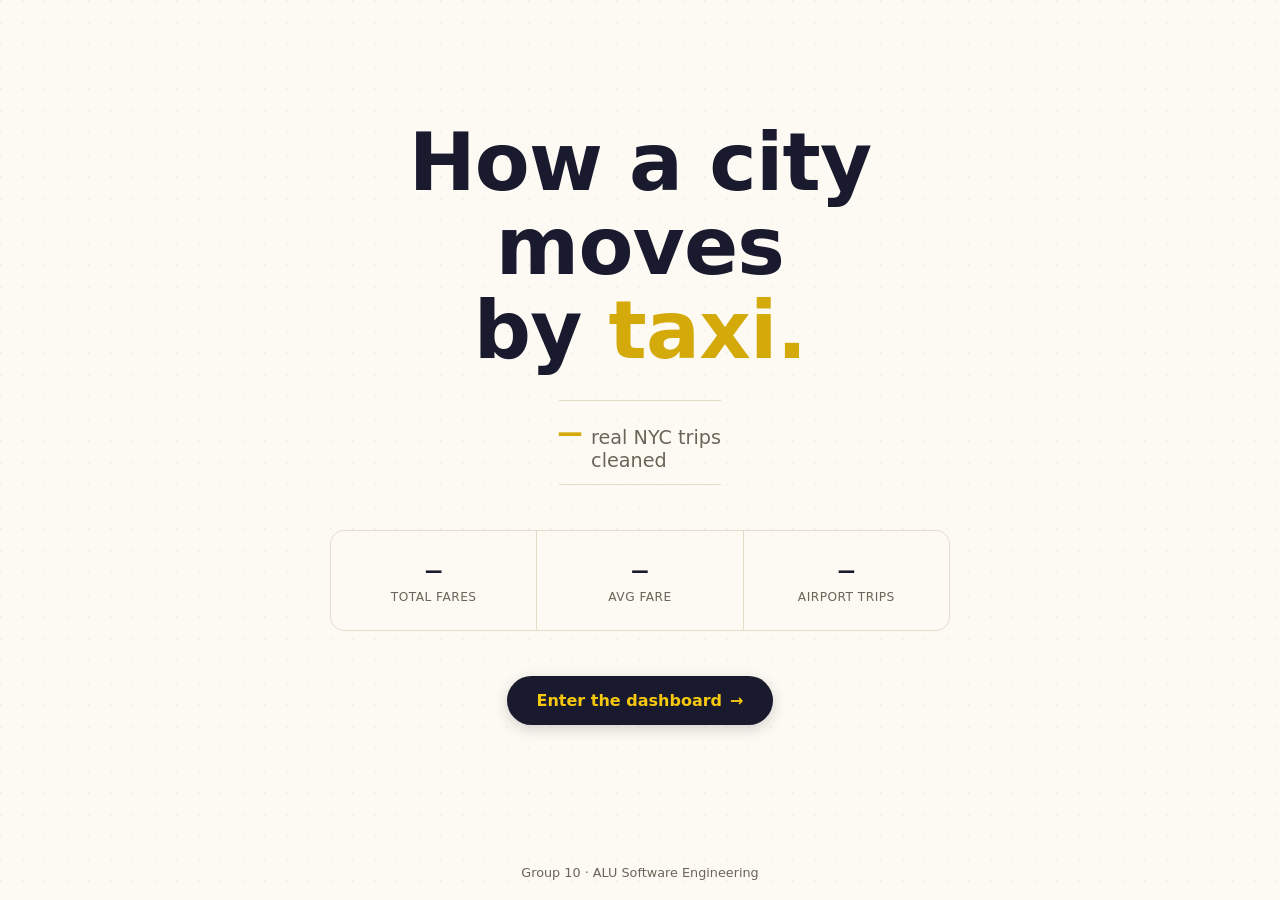
<file: frontend/index.html>
<!doctype html>
<html lang="en">
  <head>
    <meta charset="UTF-8" />
    <meta name="viewport" content="width=device-width, initial-scale=1.0" />
    <title>NYC Taxi Urban Mobility Explorer — Group 10</title>
    <style>
      :root {
        --yellow: #f6c90e;
        --yellow-d: #d4a90a;
        --dark: #1a1a2e;
        --dark2: #16213e;
        --cream: #fdfaf3;
        --text: #2d3748;
        --text2: #6b6558;
        --line: #e3dcc8;
      }

      *,
      *::before,
      *::after {
        box-sizing: border-box;
        margin: 0;
        padding: 0;
      }

      html,
      body {
        background: var(--cream);
        color: var(--text);
        font-family: "Segoe UI", system-ui, sans-serif;
        height: 100%;
      }

      body {
        background-image: radial-gradient(
          circle at 1px 1px,
          rgba(26, 26, 46, 0.035) 1px,
          transparent 0
        );
        background-size: 22px 22px;
        min-height: 100vh;
        display: flex;
        flex-direction: column;
      }

      /* ── Center stage ─────────────────────────────────────────────────────── */
      .stage {
        flex: 1;
        display: flex;
        flex-direction: column;
        align-items: center;
        justify-content: center;
        text-align: center;
        padding: 24px clamp(20px, 6vw, 48px);
        gap: clamp(28px, 5vh, 48px);
      }

      .hero h1 {
        font-size: clamp(1.9rem, 7vw, 5rem);
        font-weight: 800;
        line-height: 1.05;
        letter-spacing: -0.01em;
        color: var(--dark);
      }
      .hero h1 .accent {
        color: var(--yellow-d);
      }
      .hero h1 .break-mobile {
        display: none;
      }

      @media (max-width: 380px) {
        .hero h1 {
          line-height: 1.1;
        }
        .hero h1 .break-mobile {
          display: block;
        }
        .hero h1 .break-desktop {
          display: none;
        }
      }

      .hero-trip-count {
        margin-top: clamp(18px, 3vh, 28px);
        font-family: "Courier New", monospace;
        font-weight: 700;
        font-size: clamp(1.3rem, 4vw, 2rem);
        color: var(--dark2);
        border-top: 1px solid var(--line);
        border-bottom: 1px solid var(--line);
        padding: 12px 0;
        display: inline-flex;
        align-items: baseline;
        gap: 10px;
      }
      .hero-trip-count .num {
        color: var(--yellow-d);
        font-size: 1.15em;
      }
      .hero-trip-count .label {
        font-family: "Segoe UI", system-ui, sans-serif;
        font-weight: 500;
        font-size: 0.6em;
        color: var(--text2);
        text-align: left;
      }

      .stats {
        display: grid;
        grid-template-columns: repeat(3, 1fr);
        gap: 1px;
        background: var(--line);
        border: 1px solid var(--line);
        border-radius: 14px;
        overflow: hidden;
        width: 100%;
        max-width: 620px;
      }
      .stat {
        background: var(--cream);
        padding: clamp(16px, 3vw, 26px) clamp(10px, 3vw, 24px);
      }
      .stat .stat-val {
        font-family: "Courier New", monospace;
        font-weight: 700;
        font-size: clamp(1.2rem, 3vw, 1.6rem);
        color: var(--dark);
        margin-bottom: 4px;
      }
      .stat .stat-lbl {
        font-size: clamp(0.66rem, 1.6vw, 0.76rem);
        color: var(--text2);
        text-transform: uppercase;
        letter-spacing: 0.04em;
      }

      .cta {
        display: inline-flex;
        align-items: center;
        gap: 8px;
        background: var(--dark);
        color: var(--yellow);
        text-decoration: none;
        font-weight: 600;
        font-size: clamp(0.92rem, 2.2vw, 1rem);
        padding: 15px 30px;
        border-radius: 30px;
        transition:
          transform 0.15s ease,
          box-shadow 0.15s ease;
        box-shadow: 0 4px 14px rgba(26, 26, 46, 0.18);
      }
      .cta:hover {
        transform: translateY(-1px);
        box-shadow: 0 6px 18px rgba(26, 26, 46, 0.24);
      }
      .cta:active {
        transform: translateY(0);
      }
      .cta .arrow {
        transition: transform 0.15s ease;
      }
      .cta:hover .arrow {
        transform: translateX(3px);
      }

      .foot {
        text-align: center;
        padding: 20px;
        font-size: clamp(0.72rem, 1.8vw, 0.8rem);
        color: var(--text2);
      }

      @media (max-width: 480px) {
        .stats {
          grid-template-columns: 1fr;
        }
        .stat {
          border-bottom: 1px solid var(--line);
        }
      }

      @media (prefers-reduced-motion: reduce) {
        .cta,
        .cta .arrow {
          transition: none;
        }
      }
    </style>
  </head>
  <body>
    <div class="stage">
      <div class="hero">
        <h1>
          How a city<br class="break-desktop" /><span class="break-mobile">
          </span
          >moves<br />by <span class="accent">taxi.</span>
        </h1>
        <div class="hero-trip-count">
          <span class="num" id="hero-trips">—</span>
          <span class="label">real NYC&nbsp;trips<br />cleaned</span>
        </div>
      </div>

      <div class="stats">
        <div class="stat">
          <div class="stat-val" id="stat-revenue">—</div>
          <div class="stat-lbl">Total fares</div>
        </div>
        <div class="stat">
          <div class="stat-val" id="stat-fare">—</div>
          <div class="stat-lbl">Avg fare</div>
        </div>
        <div class="stat">
          <div class="stat-val" id="stat-airport">—</div>
          <div class="stat-lbl">Airport trips</div>
        </div>
      </div>

      <a class="cta" href="dashboard.html"
        >Enter the dashboard <span class="arrow">→</span></a
      >
    </div>

    <div class="foot">Group 10 · ALU Software Engineering</div>

    <script>
      const API = "http://127.0.0.1:5000/api";

      async function load() {
        try {
          const res = await fetch(`${API}/summary`);
          if (!res.ok) throw new Error("API not reachable");
          const s = await res.json();
          document.getElementById("hero-trips").textContent =
            s.total_trips.toLocaleString();
          document.getElementById("stat-revenue").textContent =
            `$${(s.total_revenue / 1e6).toFixed(1)}M`;
          document.getElementById("stat-fare").textContent =
            `$${s.avg_fare.toFixed(2)}`;
          document.getElementById("stat-airport").textContent =
            s.airport_trips.toLocaleString();
        } catch (e) {
          document.getElementById("hero-trips").textContent = "—";
          document.getElementById("stat-revenue").textContent = "—";
          document.getElementById("stat-fare").textContent = "—";
          document.getElementById("stat-airport").textContent = "—";
        }
      }

      load();
    </script>
  </body>
</html>
</file>
